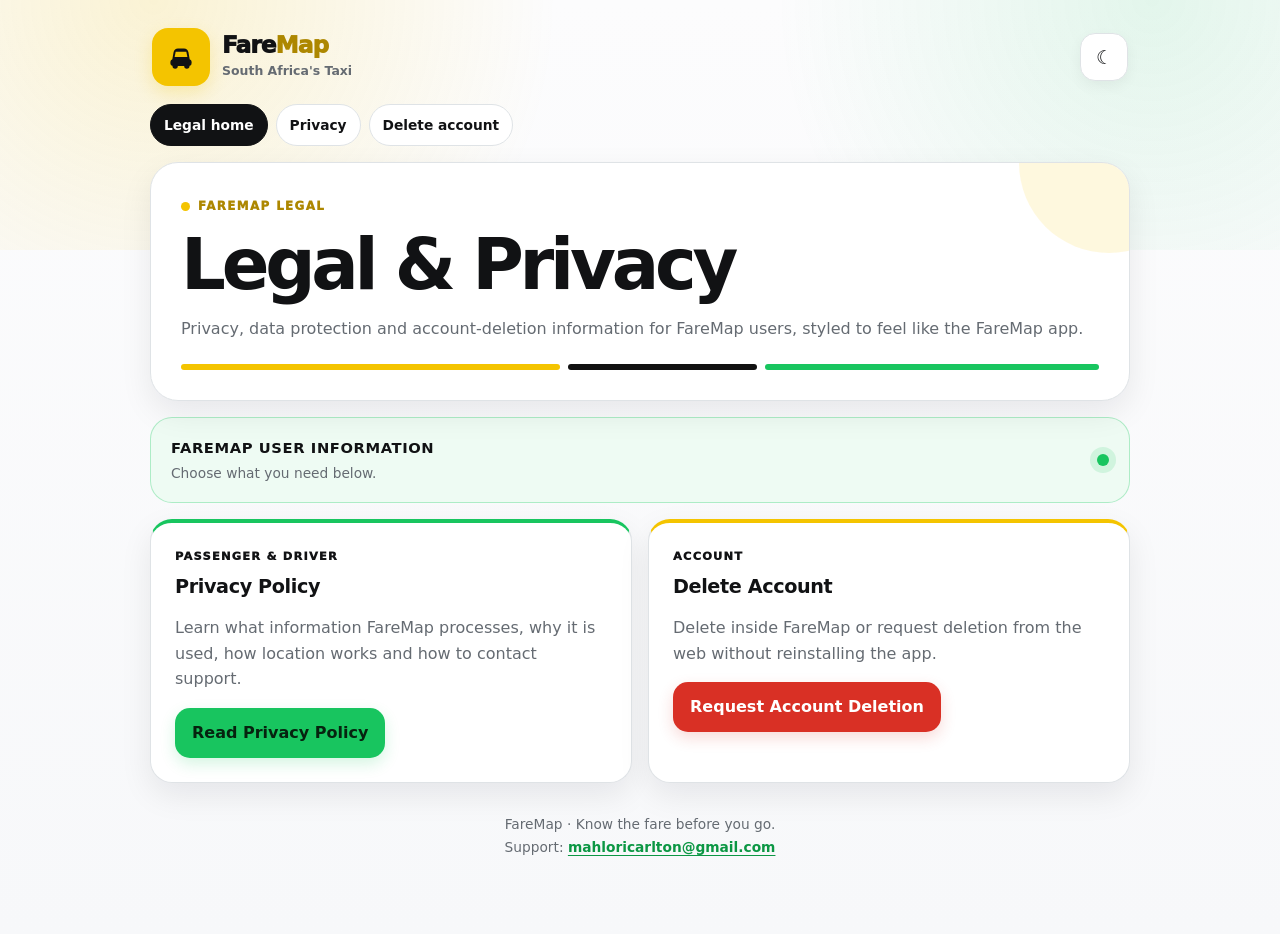
<file: index.html>
<!doctype html>
<html lang="en">
<head>
<meta charset="utf-8">
<meta name="viewport" content="width=device-width,initial-scale=1,viewport-fit=cover">
<meta name="theme-color" content="#f7f8fa">
<meta name="description" content="Find FareMap's privacy policy and instructions to delete your FareMap account and related data.">
<title>FareMap Legal | Privacy & Account Deletion</title>
<link rel="stylesheet" href="faremap-legal.css">
<script src="faremap-legal.js" defer></script>
<link rel="canonical" href="https://spirit2k5.github.io/faremap-legal/">
<meta name="robots" content="index,follow,max-image-preview:large">
<meta property="og:type" content="website">
<meta property="og:site_name" content="FareMap">
<meta property="og:locale" content="en_ZA">
<meta property="og:title" content="FareMap Legal | Privacy & Account Deletion">
<meta property="og:description" content="Find FareMap's privacy policy and instructions to delete your FareMap account and related data.">
<meta property="og:url" content="https://spirit2k5.github.io/faremap-legal/">
<meta name="twitter:card" content="summary">
<script type="application/ld+json">{"@context":"https://schema.org","@type":"WebPage","@id":"https://spirit2k5.github.io/faremap-legal/#page","url":"https://spirit2k5.github.io/faremap-legal/","name":"FareMap Legal | Privacy & Account Deletion","description":"Find FareMap's privacy policy and instructions to delete your FareMap account and related data.","inLanguage":"en-ZA","isPartOf":{"@type":"WebSite","@id":"https://spirit2k5.github.io/faremap-legal/#website","url":"https://spirit2k5.github.io/faremap-legal/","name":"FareMap"}}</script>
</head>
<body>
<main class="shell">
<header class="appbar">
  <div class="brand-lockup">
    <div class="brand-mark" aria-hidden="true">
      <svg viewBox="0 0 64 64" fill="none">
        <path d="M15 40h34l-3-17c-.7-4-4.2-7-8.3-7H26.3c-4.1 0-7.6 3-8.3 7L15 40Z" fill="#111214"/>
        <rect x="12" y="36" width="40" height="13" rx="6" fill="#111214"/>
        <circle cx="21" cy="49" r="5" fill="#111214"/>
        <circle cx="43" cy="49" r="5" fill="#111214"/>
        <path d="M22 22h20l2 10H20l2-10Z" fill="#f4c400"/>
      </svg>
    </div>
    <div><div class="brand">Fare<span>Map</span></div><div class="brand-sub">South Africa's Taxi</div></div>
  </div>
  <button class="theme" type="button" data-theme-toggle onclick="toggleTheme()" aria-label="Toggle light or dark mode">☾</button>
</header>
<nav class="nav" aria-label="Legal pages">
  <a href="index.html" aria-current="page">Legal home</a>
  <a href="faremap-privacy.html">Privacy</a>
  <a href="faremap-delete-account.html">Delete account</a>
</nav>

<section class="hero">
  <div class="eyebrow">FareMap Legal</div>
  <h1>Legal &amp; Privacy</h1>
  <p>Privacy, data protection and account-deletion information for FareMap users, styled to feel like the FareMap app.</p>
  <div class="route" aria-hidden="true"><i></i><i></i><i></i></div>
</section>

<div class="status">
  <div><strong>FAREMAP USER INFORMATION</strong><span>Choose what you need below.</span></div>
  <div class="dot" aria-hidden="true"></div>
</div>

<section class="grid">
  <article class="card passenger-accent">
    <span class="label">Passenger &amp; Driver</span>
    <h2>Privacy Policy</h2>
    <p>Learn what information FareMap processes, why it is used, how location works and how to contact support.</p>
    <div class="actions"><a class="button" href="faremap-privacy.html">Read Privacy Policy</a></div>
  </article>

  <article class="card driver-accent">
    <span class="label">Account</span>
    <h2>Delete Account</h2>
    <p>Delete inside FareMap or request deletion from the web without reinstalling the app.</p>
    <div class="actions"><a class="button red" href="faremap-delete-account.html">Request Account Deletion</a></div>
  </article>
</section>

<footer>FareMap · Know the fare before you go.<br>Support: <a href="mailto:mahloricarlton@gmail.com">mahloricarlton@gmail.com</a></footer>
</main>
</body>
</html>
</file>
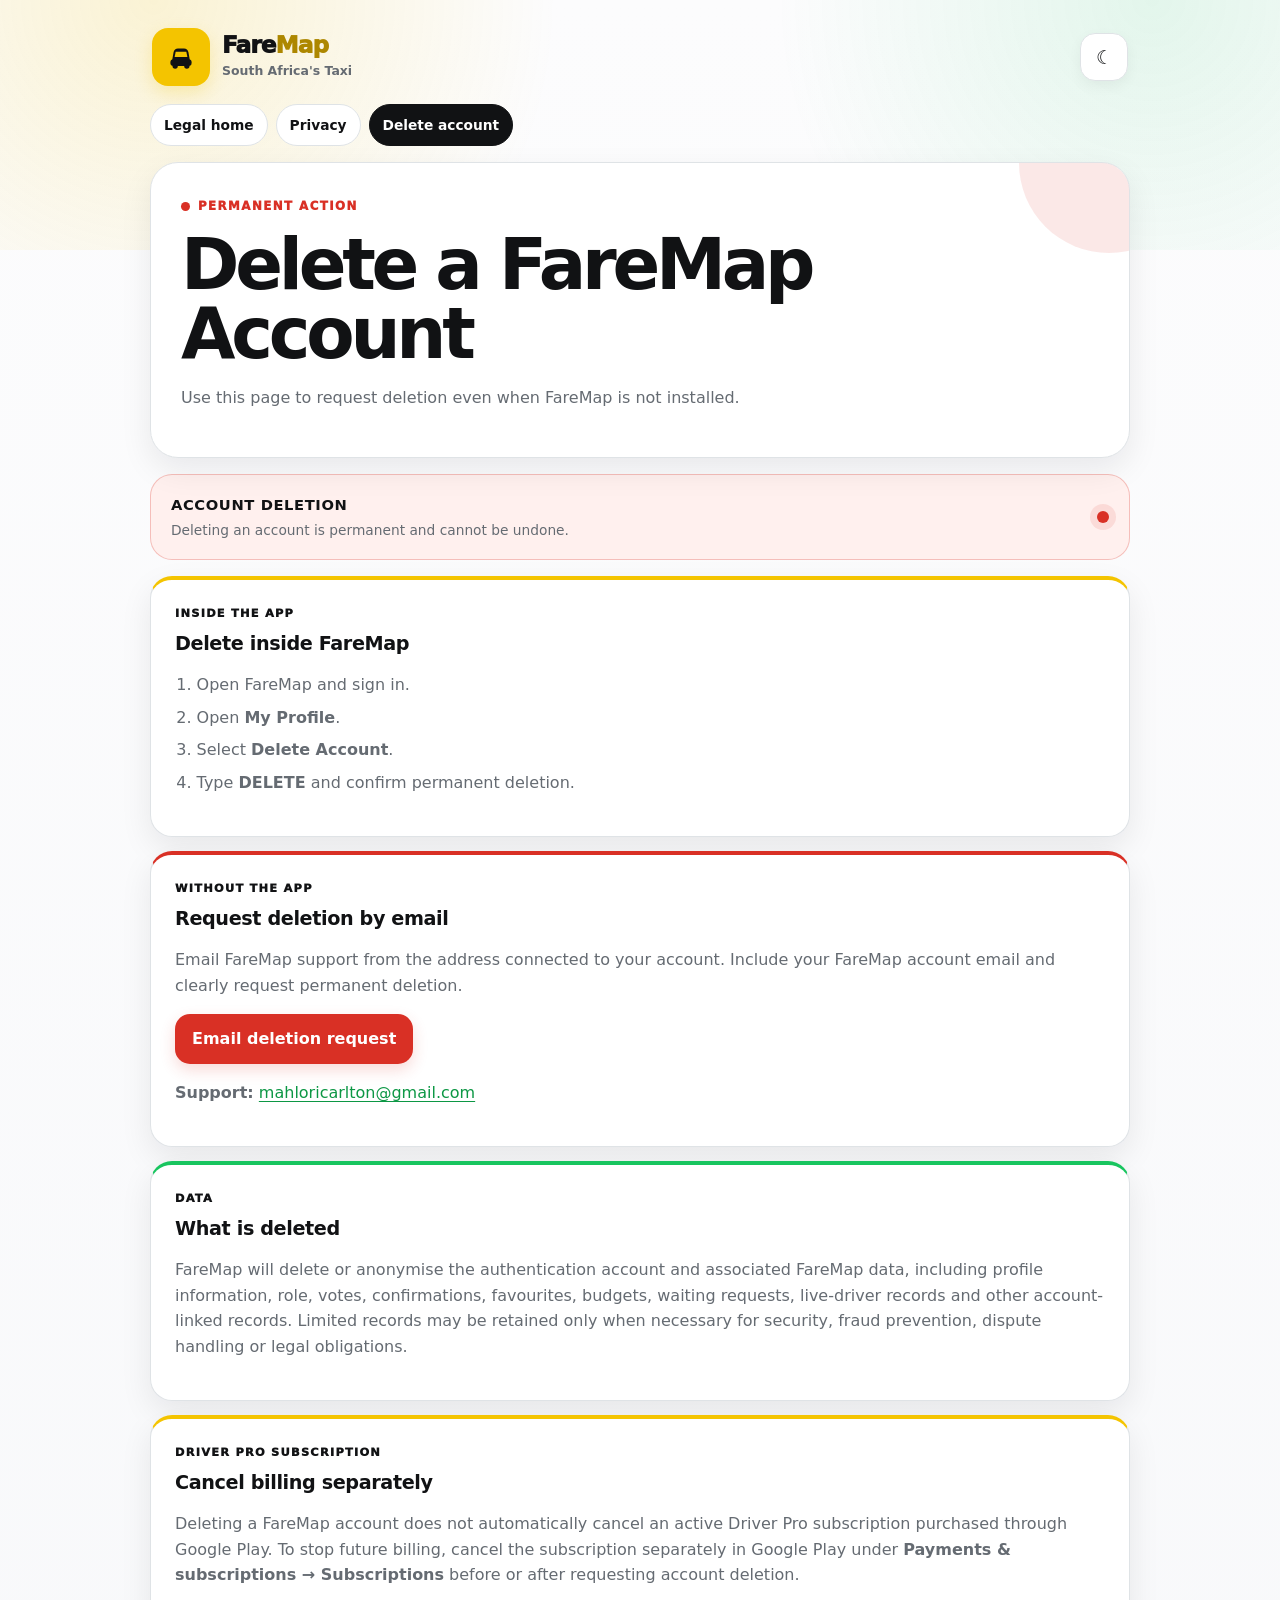
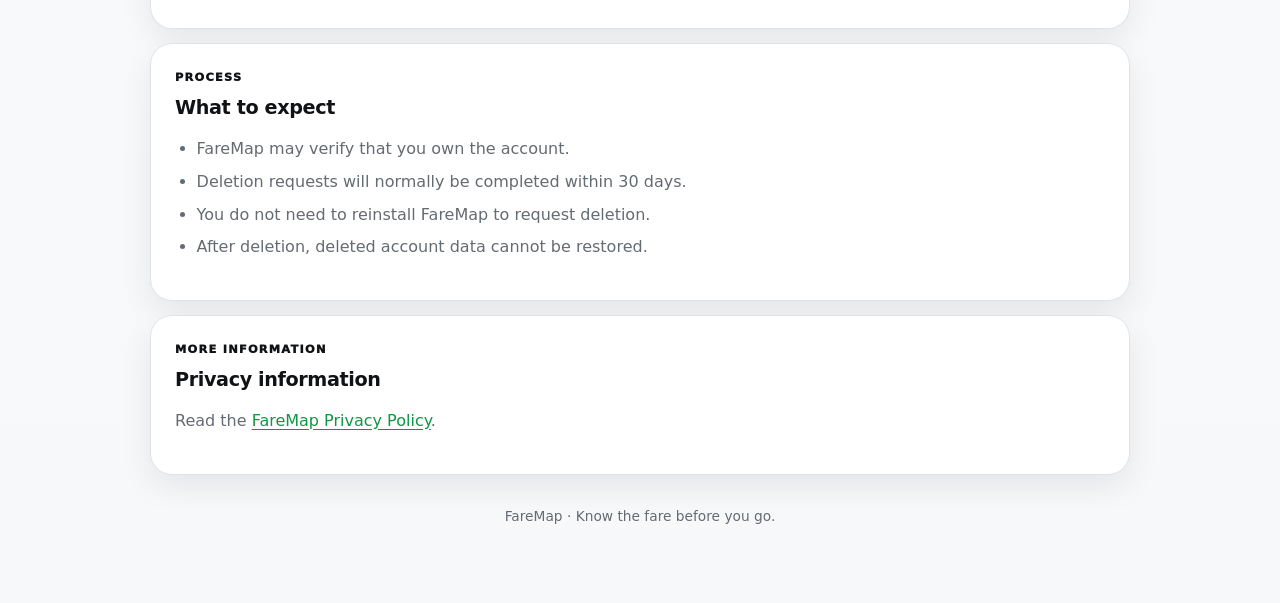
<file: faremap-delete-account.html>
<!doctype html>
<html lang="en">
<head>
<meta charset="utf-8">
<meta name="viewport" content="width=device-width,initial-scale=1,viewport-fit=cover">
<meta name="theme-color" content="#f7f8fa">
<meta name="description" content="Find out how to delete your FareMap account and request removal of associated personal data.">
<title>Delete Your FareMap Account | Data Deletion Request</title>
<link rel="stylesheet" href="faremap-legal.css">
<script src="faremap-legal.js" defer></script>
<link rel="canonical" href="https://spirit2k5.github.io/faremap-legal/faremap-delete-account.html">
<meta name="robots" content="index,follow,max-image-preview:large">
<meta property="og:type" content="website">
<meta property="og:site_name" content="FareMap">
<meta property="og:locale" content="en_ZA">
<meta property="og:title" content="Delete Your FareMap Account | Data Deletion Request">
<meta property="og:description" content="Find out how to delete your FareMap account and request removal of associated personal data.">
<meta property="og:url" content="https://spirit2k5.github.io/faremap-legal/faremap-delete-account.html">
<meta name="twitter:card" content="summary">
<script type="application/ld+json">{"@context":"https://schema.org","@type":"WebPage","@id":"https://spirit2k5.github.io/faremap-legal/faremap-delete-account.html#page","url":"https://spirit2k5.github.io/faremap-legal/faremap-delete-account.html","name":"Delete Your FareMap Account | Data Deletion Request","description":"Find out how to delete your FareMap account and request removal of associated personal data.","inLanguage":"en-ZA","isPartOf":{"@type":"WebSite","@id":"https://spirit2k5.github.io/faremap-legal/#website","url":"https://spirit2k5.github.io/faremap-legal/","name":"FareMap"}}</script>
</head>
<body>
<main class="shell">
<header class="appbar">
  <div class="brand-lockup">
    <div class="brand-mark" aria-hidden="true">
      <svg viewBox="0 0 64 64" fill="none">
        <path d="M15 40h34l-3-17c-.7-4-4.2-7-8.3-7H26.3c-4.1 0-7.6 3-8.3 7L15 40Z" fill="#111214"/>
        <rect x="12" y="36" width="40" height="13" rx="6" fill="#111214"/>
        <circle cx="21" cy="49" r="5" fill="#111214"/>
        <circle cx="43" cy="49" r="5" fill="#111214"/>
        <path d="M22 22h20l2 10H20l2-10Z" fill="#f4c400"/>
      </svg>
    </div>
    <div><div class="brand">Fare<span>Map</span></div><div class="brand-sub">South Africa's Taxi</div></div>
  </div>
  <button class="theme" type="button" data-theme-toggle onclick="toggleTheme()" aria-label="Toggle light or dark mode">☾</button>
</header>
<nav class="nav" aria-label="Legal pages">
  <a href="index.html">Legal home</a>
  <a href="faremap-privacy.html">Privacy</a>
  <a href="faremap-delete-account.html" aria-current="page">Delete account</a>
</nav>

<section class="hero danger">
  <div class="eyebrow red">Permanent action</div>
  <h1>Delete a FareMap Account</h1>
  <p>Use this page to request deletion even when FareMap is not installed.</p>
</section>

<div class="status red">
  <div><strong>ACCOUNT DELETION</strong><span>Deleting an account is permanent and cannot be undone.</span></div>
  <div class="dot" aria-hidden="true"></div>
</div>

<section class="card driver-accent">
  <span class="label">Inside the app</span>
  <h2>Delete inside FareMap</h2>
  <ol>
    <li>Open FareMap and sign in.</li>
    <li>Open <strong>My Profile</strong>.</li>
    <li>Select <strong>Delete Account</strong>.</li>
    <li>Type <strong>DELETE</strong> and confirm permanent deletion.</li>
  </ol>
</section>

<section class="card danger-accent">
  <span class="label">Without the app</span>
  <h2>Request deletion by email</h2>
  <p>Email FareMap support from the address connected to your account. Include your FareMap account email and clearly request permanent deletion.</p>
  <div class="actions">
    <a class="button red" href="mailto:mahloricarlton@gmail.com?subject=FareMap%20Account%20Deletion%20Request&body=Please%20delete%20my%20FareMap%20account%20and%20associated%20data.%0A%0AFareMap%20account%20email%3A%20">Email deletion request</a>
  </div>
  <p><strong>Support:</strong> <a href="mailto:mahloricarlton@gmail.com">mahloricarlton@gmail.com</a></p>
</section>

<section class="card passenger-accent">
  <span class="label">Data</span>
  <h2>What is deleted</h2>
  <p>FareMap will delete or anonymise the authentication account and associated FareMap data, including profile information, role, votes, confirmations, favourites, budgets, waiting requests, live-driver records and other account-linked records. Limited records may be retained only when necessary for security, fraud prevention, dispute handling or legal obligations.</p>
</section>

<section class="card driver-accent">
  <span class="label">Driver Pro subscription</span>
  <h2>Cancel billing separately</h2>
  <p>Deleting a FareMap account does not automatically cancel an active Driver Pro subscription purchased through Google Play. To stop future billing, cancel the subscription separately in Google Play under <strong>Payments &amp; subscriptions → Subscriptions</strong> before or after requesting account deletion.</p>
</section>

<section class="card">
  <span class="label">Process</span>
  <h2>What to expect</h2>
  <ul>
    <li>FareMap may verify that you own the account.</li>
    <li>Deletion requests will normally be completed within 30 days.</li>
    <li>You do not need to reinstall FareMap to request deletion.</li>
    <li>After deletion, deleted account data cannot be restored.</li>
  </ul>
</section>

<section class="card">
  <span class="label">More information</span>
  <h2>Privacy information</h2>
  <p>Read the <a href="faremap-privacy.html">FareMap Privacy Policy</a>.</p>
</section>

<footer>FareMap · Know the fare before you go.</footer>
</main>
</body>
</html>
</file>
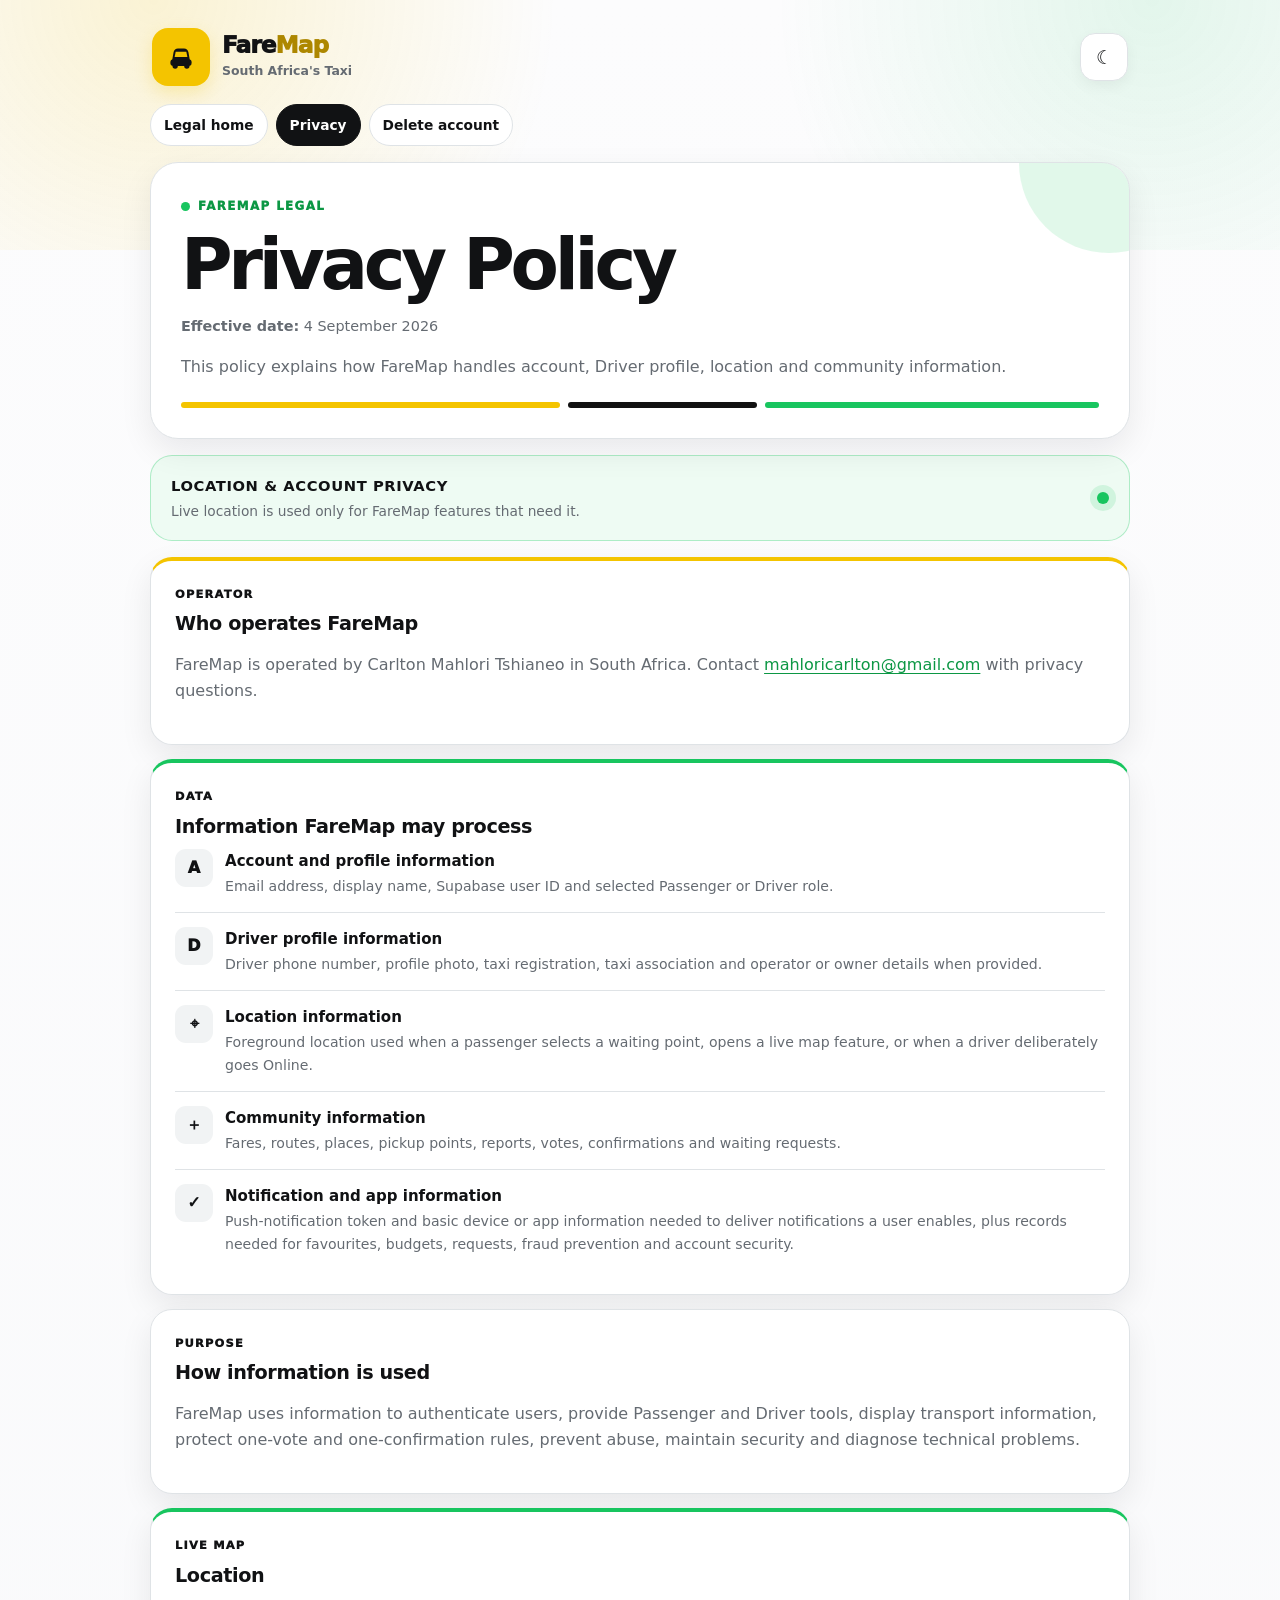
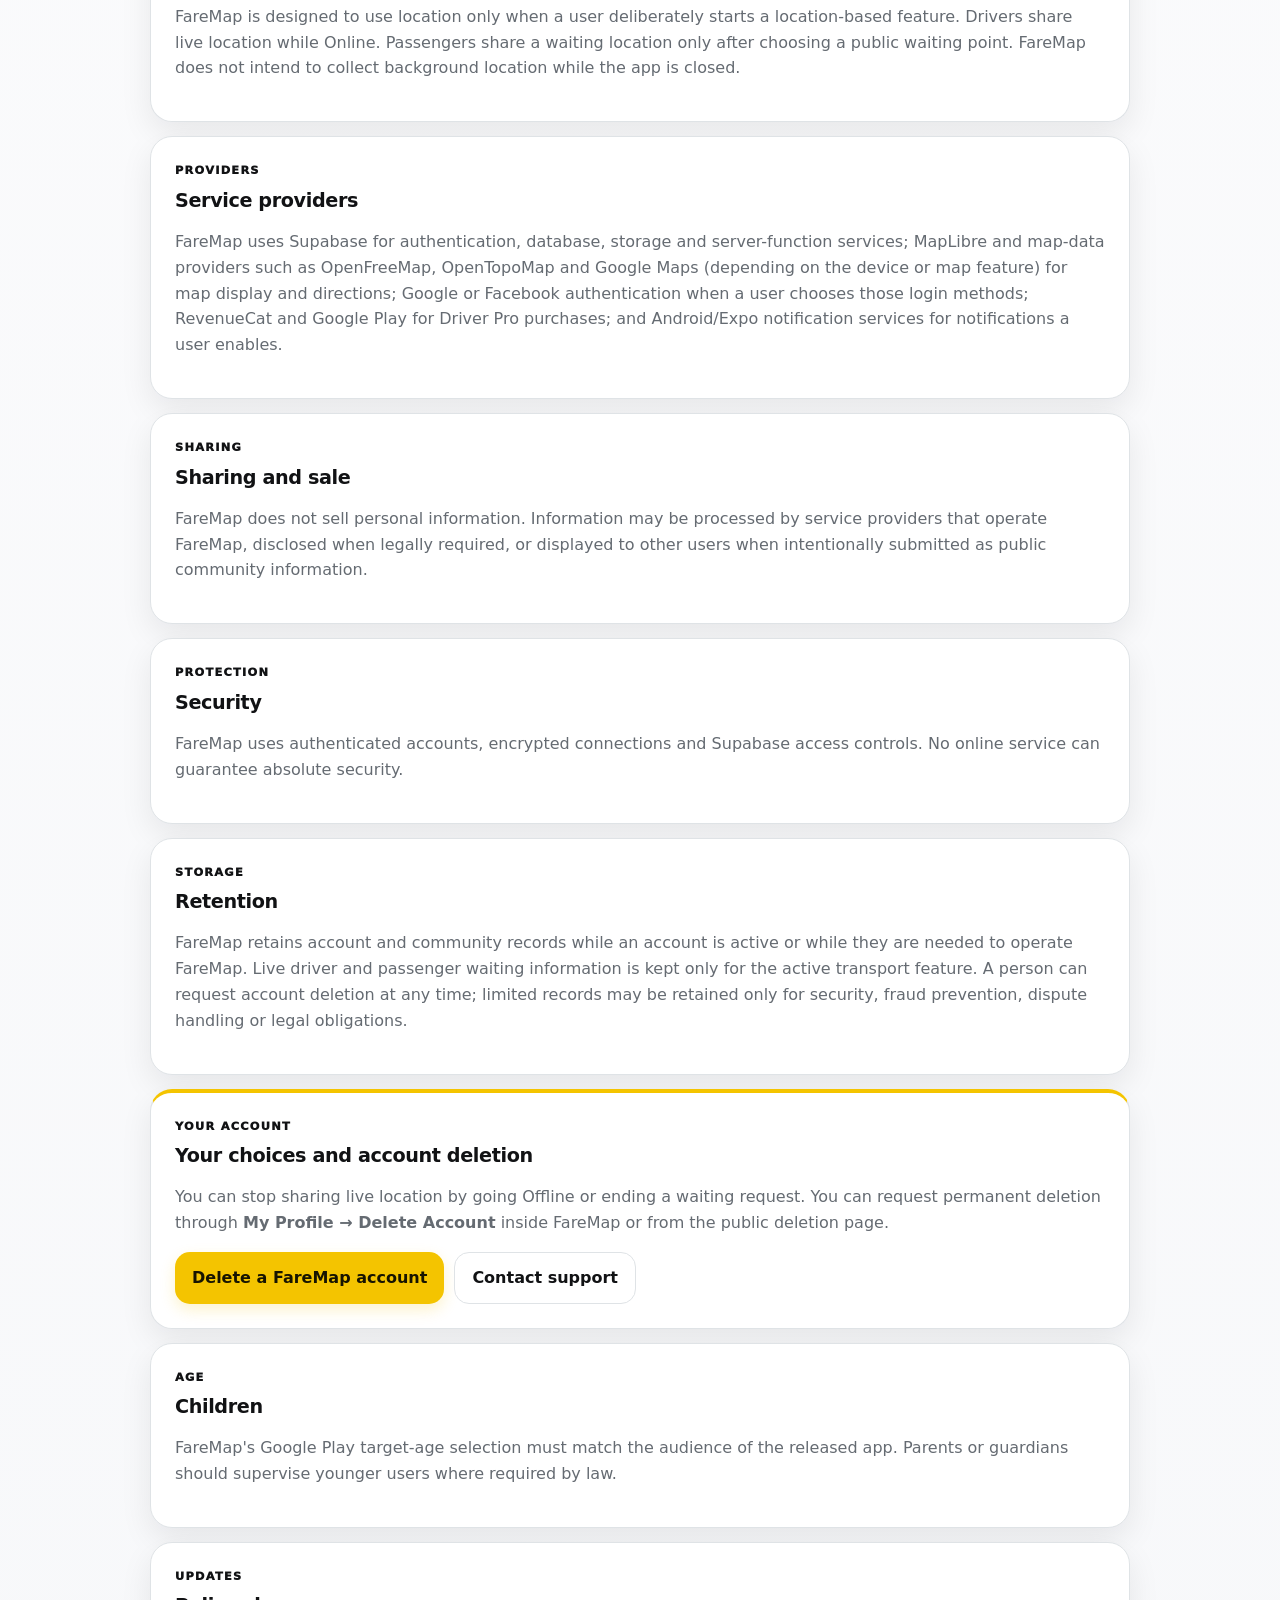
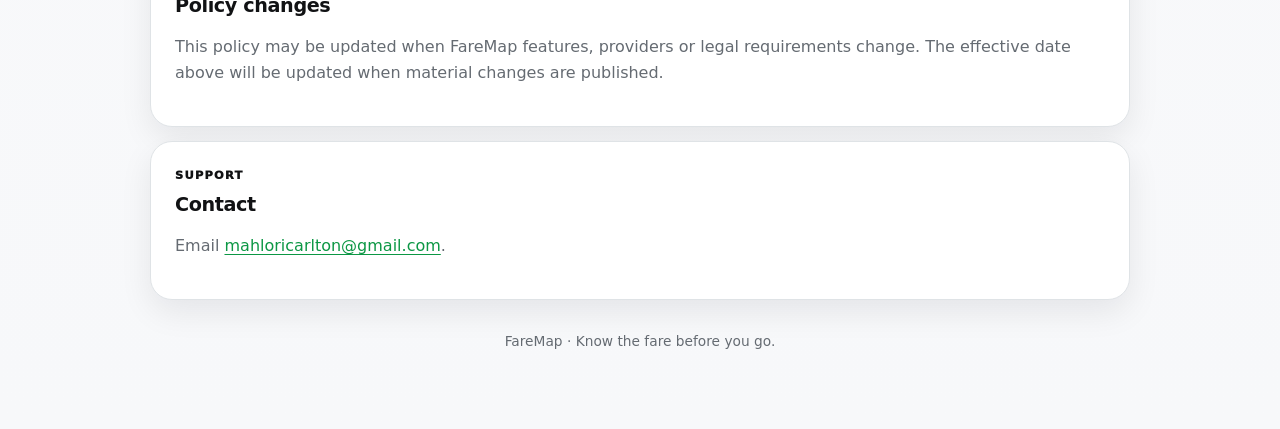
<file: faremap-privacy.html>
<!doctype html>
<html lang="en">
<head>
<meta charset="utf-8">
<meta name="viewport" content="width=device-width,initial-scale=1,viewport-fit=cover">
<meta name="theme-color" content="#f7f8fa">
<meta name="description" content="Read how FareMap handles account information, location, trip data, privacy requests and your data rights.">
<title>FareMap Privacy Policy | Data & Location</title>
<link rel="stylesheet" href="faremap-legal.css">
<script src="faremap-legal.js" defer></script>
<link rel="canonical" href="https://spirit2k5.github.io/faremap-legal/faremap-privacy.html">
<meta name="robots" content="index,follow,max-image-preview:large">
<meta property="og:type" content="website">
<meta property="og:site_name" content="FareMap">
<meta property="og:locale" content="en_ZA">
<meta property="og:title" content="FareMap Privacy Policy | Data & Location">
<meta property="og:description" content="Read how FareMap handles account information, location, trip data, privacy requests and your data rights.">
<meta property="og:url" content="https://spirit2k5.github.io/faremap-legal/faremap-privacy.html">
<meta name="twitter:card" content="summary">
<script type="application/ld+json">{"@context":"https://schema.org","@type":"WebPage","@id":"https://spirit2k5.github.io/faremap-legal/faremap-privacy.html#page","url":"https://spirit2k5.github.io/faremap-legal/faremap-privacy.html","name":"FareMap Privacy Policy | Data & Location","description":"Read how FareMap handles account information, location, trip data, privacy requests and your data rights.","inLanguage":"en-ZA","isPartOf":{"@type":"WebSite","@id":"https://spirit2k5.github.io/faremap-legal/#website","url":"https://spirit2k5.github.io/faremap-legal/","name":"FareMap"}}</script>
</head>
<body>
<main class="shell">
<header class="appbar">
  <div class="brand-lockup">
    <div class="brand-mark" aria-hidden="true">
      <svg viewBox="0 0 64 64" fill="none">
        <path d="M15 40h34l-3-17c-.7-4-4.2-7-8.3-7H26.3c-4.1 0-7.6 3-8.3 7L15 40Z" fill="#111214"/>
        <rect x="12" y="36" width="40" height="13" rx="6" fill="#111214"/>
        <circle cx="21" cy="49" r="5" fill="#111214"/>
        <circle cx="43" cy="49" r="5" fill="#111214"/>
        <path d="M22 22h20l2 10H20l2-10Z" fill="#f4c400"/>
      </svg>
    </div>
    <div><div class="brand">Fare<span>Map</span></div><div class="brand-sub">South Africa's Taxi</div></div>
  </div>
  <button class="theme" type="button" data-theme-toggle onclick="toggleTheme()" aria-label="Toggle light or dark mode">☾</button>
</header>
<nav class="nav" aria-label="Legal pages">
  <a href="index.html">Legal home</a>
  <a href="faremap-privacy.html" aria-current="page">Privacy</a>
  <a href="faremap-delete-account.html">Delete account</a>
</nav>

<section class="hero passenger">
  <div class="eyebrow green">FareMap Legal</div>
  <h1>Privacy Policy</h1>
  <p class="meta"><strong>Effective date:</strong> 4 September 2026</p>
  <p>This policy explains how FareMap handles account, Driver profile, location and community information.</p>
  <div class="route" aria-hidden="true"><i></i><i></i><i></i></div>
</section>

<div class="status">
  <div><strong>LOCATION &amp; ACCOUNT PRIVACY</strong><span>Live location is used only for FareMap features that need it.</span></div>
  <div class="dot" aria-hidden="true"></div>
</div>

<section class="card driver-accent">
  <span class="label">Operator</span>
  <h2>Who operates FareMap</h2>
  <p>FareMap is operated by Carlton Mahlori Tshianeo in South Africa. Contact <a href="mailto:mahloricarlton@gmail.com">mahloricarlton@gmail.com</a> with privacy questions.</p>
</section>

<section class="card passenger-accent">
  <span class="label">Data</span>
  <h2>Information FareMap may process</h2>
  <div class="row"><div class="row-icon">A</div><div><strong>Account and profile information</strong><span>Email address, display name, Supabase user ID and selected Passenger or Driver role.</span></div></div>
  <div class="row"><div class="row-icon">D</div><div><strong>Driver profile information</strong><span>Driver phone number, profile photo, taxi registration, taxi association and operator or owner details when provided.</span></div></div>
  <div class="row"><div class="row-icon">⌖</div><div><strong>Location information</strong><span>Foreground location used when a passenger selects a waiting point, opens a live map feature, or when a driver deliberately goes Online.</span></div></div>
  <div class="row"><div class="row-icon">＋</div><div><strong>Community information</strong><span>Fares, routes, places, pickup points, reports, votes, confirmations and waiting requests.</span></div></div>
  <div class="row"><div class="row-icon">✓</div><div><strong>Notification and app information</strong><span>Push-notification token and basic device or app information needed to deliver notifications a user enables, plus records needed for favourites, budgets, requests, fraud prevention and account security.</span></div></div>
</section>

<section class="card">
  <span class="label">Purpose</span>
  <h2>How information is used</h2>
  <p>FareMap uses information to authenticate users, provide Passenger and Driver tools, display transport information, protect one-vote and one-confirmation rules, prevent abuse, maintain security and diagnose technical problems.</p>
</section>

<section class="card passenger-accent">
  <span class="label">Live map</span>
  <h2>Location</h2>
  <p>FareMap is designed to use location only when a user deliberately starts a location-based feature. Drivers share live location while Online. Passengers share a waiting location only after choosing a public waiting point. FareMap does not intend to collect background location while the app is closed.</p>
</section>

<section class="card">
  <span class="label">Providers</span>
  <h2>Service providers</h2>
  <p>FareMap uses Supabase for authentication, database, storage and server-function services; MapLibre and map-data providers such as OpenFreeMap, OpenTopoMap and Google Maps (depending on the device or map feature) for map display and directions; Google or Facebook authentication when a user chooses those login methods; RevenueCat and Google Play for Driver Pro purchases; and Android/Expo notification services for notifications a user enables.</p>
</section>

<section class="card">
  <span class="label">Sharing</span>
  <h2>Sharing and sale</h2>
  <p>FareMap does not sell personal information. Information may be processed by service providers that operate FareMap, disclosed when legally required, or displayed to other users when intentionally submitted as public community information.</p>
</section>

<section class="card">
  <span class="label">Protection</span>
  <h2>Security</h2>
  <p>FareMap uses authenticated accounts, encrypted connections and Supabase access controls. No online service can guarantee absolute security.</p>
</section>

<section class="card">
  <span class="label">Storage</span>
  <h2>Retention</h2>
  <p>FareMap retains account and community records while an account is active or while they are needed to operate FareMap. Live driver and passenger waiting information is kept only for the active transport feature. A person can request account deletion at any time; limited records may be retained only for security, fraud prevention, dispute handling or legal obligations.</p>
</section>

<section class="card driver-accent">
  <span class="label">Your account</span>
  <h2>Your choices and account deletion</h2>
  <p>You can stop sharing live location by going Offline or ending a waiting request. You can request permanent deletion through <strong>My Profile → Delete Account</strong> inside FareMap or from the public deletion page.</p>
  <div class="actions">
    <a class="button yellow" href="faremap-delete-account.html">Delete a FareMap account</a>
    <a class="button secondary" href="mailto:mahloricarlton@gmail.com">Contact support</a>
  </div>
</section>

<section class="card">
  <span class="label">Age</span>
  <h2>Children</h2>
  <p>FareMap's Google Play target-age selection must match the audience of the released app. Parents or guardians should supervise younger users where required by law.</p>
</section>

<section class="card">
  <span class="label">Updates</span>
  <h2>Policy changes</h2>
  <p>This policy may be updated when FareMap features, providers or legal requirements change. The effective date above will be updated when material changes are published.</p>
</section>

<section class="card">
  <span class="label">Support</span>
  <h2>Contact</h2>
  <p>Email <a href="mailto:mahloricarlton@gmail.com">mahloricarlton@gmail.com</a>.</p>
</section>

<footer>FareMap · Know the fare before you go.</footer>
</main>
</body>
</html>
</file>
<file: faremap-legal.css>
:root{
  --bg:#f7f8fa;
  --surface:#ffffff;
  --surface-soft:#f1f3f4;
  --text:#111214;
  --muted:#656b72;
  --border:#dfe3e6;
  --green:#18c55f;
  --green-dark:#0c9744;
  --green-soft:#eefbf3;
  --yellow:#f4c400;
  --yellow-dark:#ad8700;
  --yellow-soft:#fff9dc;
  --red:#d93025;
  --red-soft:#fff0ee;
  --shadow:0 12px 32px rgba(17,18,20,.08);
}
*{box-sizing:border-box}
html{scroll-behavior:smooth}
body{
  margin:0;min-height:100vh;
  font-family:Inter,system-ui,-apple-system,BlinkMacSystemFont,"Segoe UI",Roboto,Arial,sans-serif;
  background:linear-gradient(180deg,#fcfcfd,var(--bg));
  color:var(--text);line-height:1.62;-webkit-font-smoothing:antialiased;
}
body:before{
  content:"";position:fixed;inset:0 0 auto;height:250px;z-index:-1;pointer-events:none;
  background:
    radial-gradient(circle at 12% 0,rgba(244,196,0,.16),transparent 35%),
    radial-gradient(circle at 90% 0,rgba(24,197,95,.11),transparent 32%);
}
a{color:var(--green-dark);text-underline-offset:3px}
a:hover{color:var(--green)}
.shell{width:min(100% - 28px,980px);margin:auto;padding:22px 0 76px}
.appbar{display:flex;align-items:center;justify-content:space-between;gap:14px;padding:6px 2px 18px}
.brand-lockup{display:flex;align-items:center;gap:12px;min-width:0}
.brand-mark{
  width:58px;height:58px;border-radius:16px;background:var(--yellow);
  display:grid;place-items:center;box-shadow:0 7px 18px rgba(244,196,0,.24);flex:0 0 auto
}
.brand-mark svg{width:34px;height:34px;display:block}
.brand{font-size:1.45rem;line-height:1;font-weight:950;letter-spacing:-.04em}
.brand span{color:var(--yellow-dark)}
.brand-sub{margin-top:5px;color:var(--muted);font-size:.78rem;font-weight:750}
.theme{
  width:48px;height:48px;border:1px solid var(--border);border-radius:15px;
  background:var(--surface);display:grid;place-items:center;color:var(--text);
  font-size:1.18rem;cursor:pointer;box-shadow:0 5px 14px rgba(17,18,20,.05)
}
.nav{display:flex;gap:8px;flex-wrap:wrap;margin:0 0 16px}
.nav a{
  color:var(--text);text-decoration:none;font-size:.86rem;font-weight:850;
  padding:9px 13px;background:var(--surface);border:1px solid var(--border);border-radius:999px
}
.nav a[aria-current="page"]{background:var(--text);color:var(--surface);border-color:var(--text)}
.hero,.card{background:var(--surface);border:1px solid var(--border);box-shadow:var(--shadow)}
.hero{position:relative;overflow:hidden;border-radius:28px;padding:30px;margin-bottom:16px}
.hero:after{
  content:"";position:absolute;width:180px;height:180px;border-radius:50%;
  right:-70px;top:-90px;background:rgba(244,196,0,.13)
}
.hero.passenger:after{background:rgba(24,197,95,.13)}
.hero.danger:after{background:rgba(217,48,37,.11)}
.eyebrow{
  display:inline-flex;align-items:center;gap:8px;color:var(--yellow-dark);
  font-size:.74rem;font-weight:950;letter-spacing:.12em;text-transform:uppercase
}
.eyebrow:before{content:"";width:9px;height:9px;border-radius:50%;background:var(--yellow)}
.eyebrow.green{color:var(--green-dark)}.eyebrow.green:before{background:var(--green)}
.eyebrow.red{color:var(--red)}.eyebrow.red:before{background:var(--red)}
h1{font-size:clamp(2.2rem,8vw,4.4rem);line-height:.98;letter-spacing:-.06em;margin:12px 0 0}
.hero p,.card p,.card li{color:var(--muted)}
.meta{font-size:.9rem;color:var(--muted)}
.route{display:flex;gap:8px;margin-top:22px}
.route i{display:block;height:6px;border-radius:99px}
.route i:nth-child(1){width:42%;background:var(--yellow)}
.route i:nth-child(2){width:21%;background:#111}
.route i:nth-child(3){width:37%;background:var(--green)}
.status{
  display:flex;align-items:center;justify-content:space-between;gap:18px;margin:0 0 16px;
  padding:18px 20px;background:var(--green-soft);
  border:1px solid rgba(24,197,95,.30);border-radius:22px
}
.status.yellow{background:var(--yellow-soft);border-color:rgba(244,196,0,.38)}
.status.red{background:var(--red-soft);border-color:rgba(217,48,37,.26)}
.status strong{display:block;font-size:.92rem;letter-spacing:.04em}
.status span{display:block;color:var(--muted);font-size:.86rem;margin-top:2px}
.dot{width:12px;height:12px;border-radius:50%;background:var(--green);box-shadow:0 0 0 7px rgba(24,197,95,.14);flex:0 0 auto}
.status.yellow .dot{background:var(--yellow);box-shadow:0 0 0 7px rgba(244,196,0,.15)}
.status.red .dot{background:var(--red);box-shadow:0 0 0 7px rgba(217,48,37,.11)}
.grid{display:grid;grid-template-columns:repeat(2,minmax(0,1fr));gap:16px}
.card{border-radius:22px;padding:24px;margin-top:14px}
.grid>.card{margin-top:0}
.card h2{margin:0 0 8px;font-size:1.2rem;letter-spacing:-.02em;line-height:1.25}
.card ul,.card ol{padding-left:1.35rem}.card li+li{margin-top:7px}
.label{display:block;margin-bottom:9px;font-size:.71rem;font-weight:950;letter-spacing:.11em;text-transform:uppercase}
.passenger-accent{border-top:4px solid var(--green)}
.driver-accent{border-top:4px solid var(--yellow)}
.danger-accent{border-top:4px solid var(--red)}
.actions{display:flex;gap:10px;flex-wrap:wrap;margin-top:16px}
.button{
  display:inline-flex;align-items:center;justify-content:center;gap:8px;min-height:48px;
  padding:12px 17px;border-radius:15px;text-decoration:none;font-weight:900;
  background:var(--green);color:#06230f;box-shadow:0 6px 15px rgba(24,197,95,.18)
}
.button:hover{background:#20d66a;color:#06230f}
.button.yellow{background:var(--yellow);color:#171400;box-shadow:0 6px 15px rgba(244,196,0,.20)}
.button.yellow:hover{background:#ffd20a;color:#171400}
.button.red{background:var(--red);color:#fff;box-shadow:0 6px 15px rgba(217,48,37,.18)}
.button.red:hover{background:#e13b31;color:#fff}
.button.secondary{background:var(--surface);color:var(--text);border:1px solid var(--border);box-shadow:none}
.button.secondary:hover{background:var(--surface-soft);color:var(--text)}
.row{
  display:flex;align-items:flex-start;gap:12px;padding:14px 0;border-top:1px solid var(--border)
}
.row:first-of-type{border-top:0;padding-top:2px}
.row-icon{
  width:38px;height:38px;border-radius:11px;background:var(--surface-soft);
  display:grid;place-items:center;flex:0 0 auto;font-weight:950;color:var(--text)
}
.row strong{display:block;font-size:.94rem}.row span{display:block;color:var(--muted);font-size:.88rem;margin-top:2px}
footer{text-align:center;color:var(--muted);font-size:.86rem;margin-top:30px}
footer a{font-weight:850}
[data-theme="dark"]{
  --bg:#0d0f10;--surface:#17191b;--surface-soft:#202326;--text:#f6f7f7;
  --muted:#aeb4b8;--border:#303438;--green-soft:#12251a;--yellow-soft:#2a240d;
  --red-soft:#2c1715;--shadow:0 14px 34px rgba(0,0,0,.28)
}
[data-theme="dark"] body{background:linear-gradient(180deg,#101214,#0b0d0e)}
[data-theme="dark"] .brand span,[data-theme="dark"] .eyebrow{color:var(--yellow)}
[data-theme="dark"] .eyebrow.green{color:#53d786}[data-theme="dark"] a{color:#53d786}
[data-theme="dark"] .button{color:#04140a}[data-theme="dark"] .button.secondary{color:var(--text)}
@media(max-width:700px){
  .shell{width:min(100% - 20px,980px);padding-top:12px}
  .brand-mark{width:52px;height:52px}.brand-mark svg{width:31px;height:31px}
  .brand{font-size:1.28rem}.brand-sub{font-size:.72rem}.theme{width:44px;height:44px}
  .hero{padding:24px 20px}.grid{grid-template-columns:1fr}.card{padding:20px}
  .actions{display:grid}.button{width:100%}
}
@media(prefers-reduced-motion:reduce){*{scroll-behavior:auto!important}}
</file>
